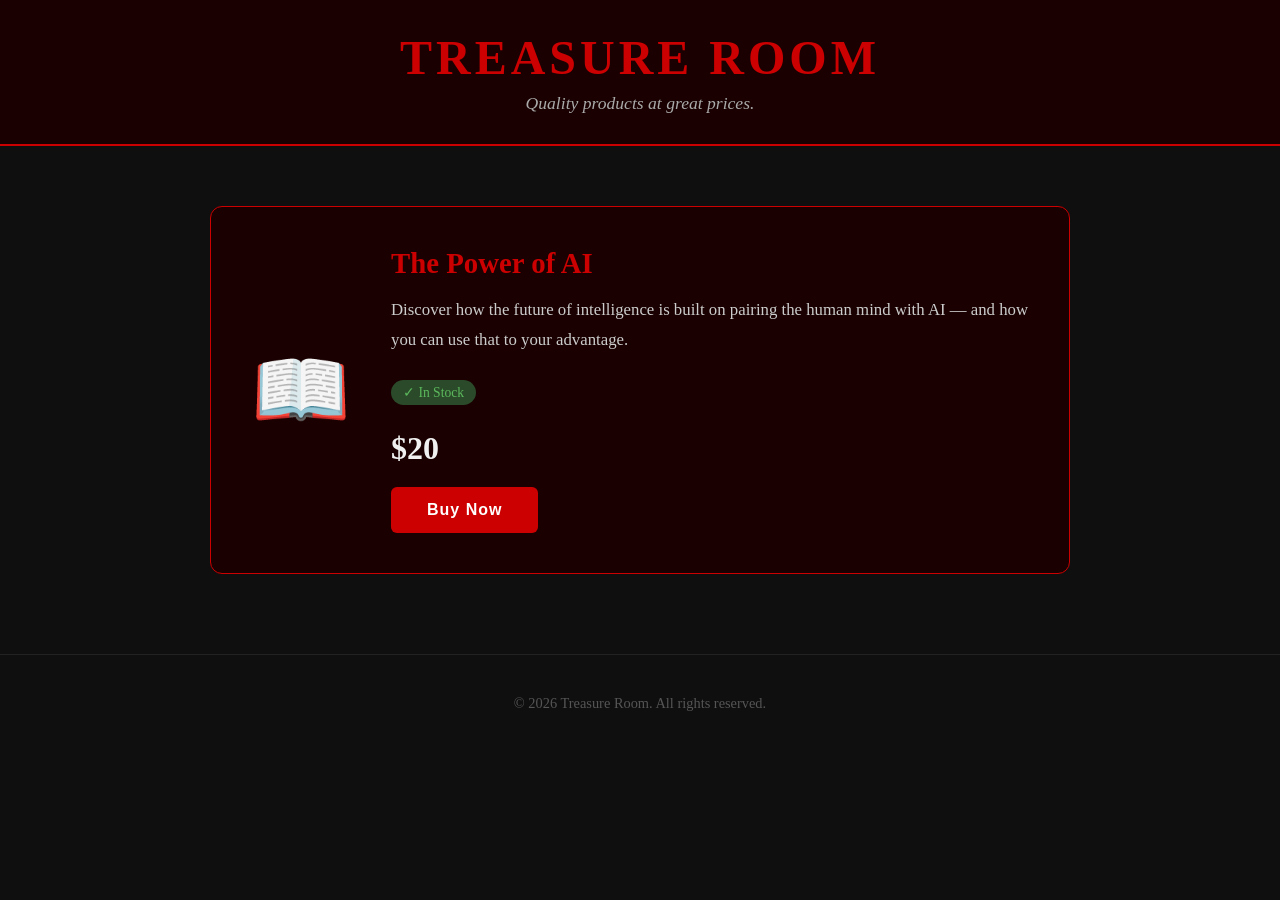
<file: docs/index.html>
<!DOCTYPE html>
<html>

  <head>
    <title>Treasure Room</title>
    <style>

      * {
        margin: 0;
        padding: 0;
        box-sizing: border-box;
      }

      body {
        background-color: #0f0f0f;
        color: #f0f0f0;
        font-family: Georgia, serif;
        min-height: 100vh;
      }

      header {
        background-color: #1a0000;
        border-bottom: 2px solid #cc0000;
        padding: 30px 0;
        text-align: center;
      }

      header h1 {
        font-size: 3em;
        color: #cc0000;
        letter-spacing: 4px;
      }

      header p {
        color: #aaa;
        margin-top: 8px;
        font-style: italic;
        font-size: 1.1em;
      }

      .store {
        max-width: 900px;
        margin: 60px auto;
        padding: 0 20px;
      }

      .product-card {
        background-color: #1a0000;
        border: 1px solid #cc0000;
        border-radius: 12px;
        padding: 40px;
        display: flex;
        gap: 40px;
        align-items: center;
      }

      .product-icon {
        font-size: 5em;
        min-width: 100px;
        text-align: center;
      }

      .product-info h2 {
        font-size: 1.8em;
        color: #cc0000;
        margin-bottom: 15px;
      }

      .product-info p {
        color: #ccc;
        line-height: 1.8;
        font-size: 1.05em;
        margin-bottom: 25px;
      }

      .price {
        font-size: 2em;
        color: #f0f0f0;
        font-weight: bold;
        margin-bottom: 20px;
      }

      .badge {
        display: inline-block;
        background-color: #2a4a2a;
        color: #5cb85c;
        padding: 4px 12px;
        border-radius: 20px;
        font-size: 0.85em;
        margin-bottom: 25px;
      }

      button {
        background-color: #cc0000;
        color: #ffffff;
        border: none;
        padding: 14px 36px;
        font-size: 1em;
        font-weight: bold;
        border-radius: 6px;
        cursor: pointer;
        letter-spacing: 1px;
        transition: background-color 0.2s;
      }

      button:hover {
        background-color: #ff1a1a;
      }

      footer {
        text-align: center;
        padding: 40px;
        color: #555;
        font-size: 0.9em;
        border-top: 1px solid #222;
        margin-top: 80px;
      }

    </style>
  </head>

  <body>

    <header>
      <h1>TREASURE ROOM</h1>
      <p>Quality products at great prices.</p>
    </header>

    <div class="store">
      <div class="product-card">

        <div class="product-icon">📖</div>

        <div class="product-info">
          <h2>The Power of AI</h2>
          <p>Discover how the future of intelligence is built on pairing the human mind with AI — and how you can use that to your advantage.</p>
          <div class="badge">✓ In Stock</div>
          <div class="price">$20</div>
          <button>Buy Now</button>
        </div>

      </div>
    </div>

    <footer>
      &copy; 2026 Treasure Room. All rights reserved.
    </footer>

  </body>

</html>
</file>
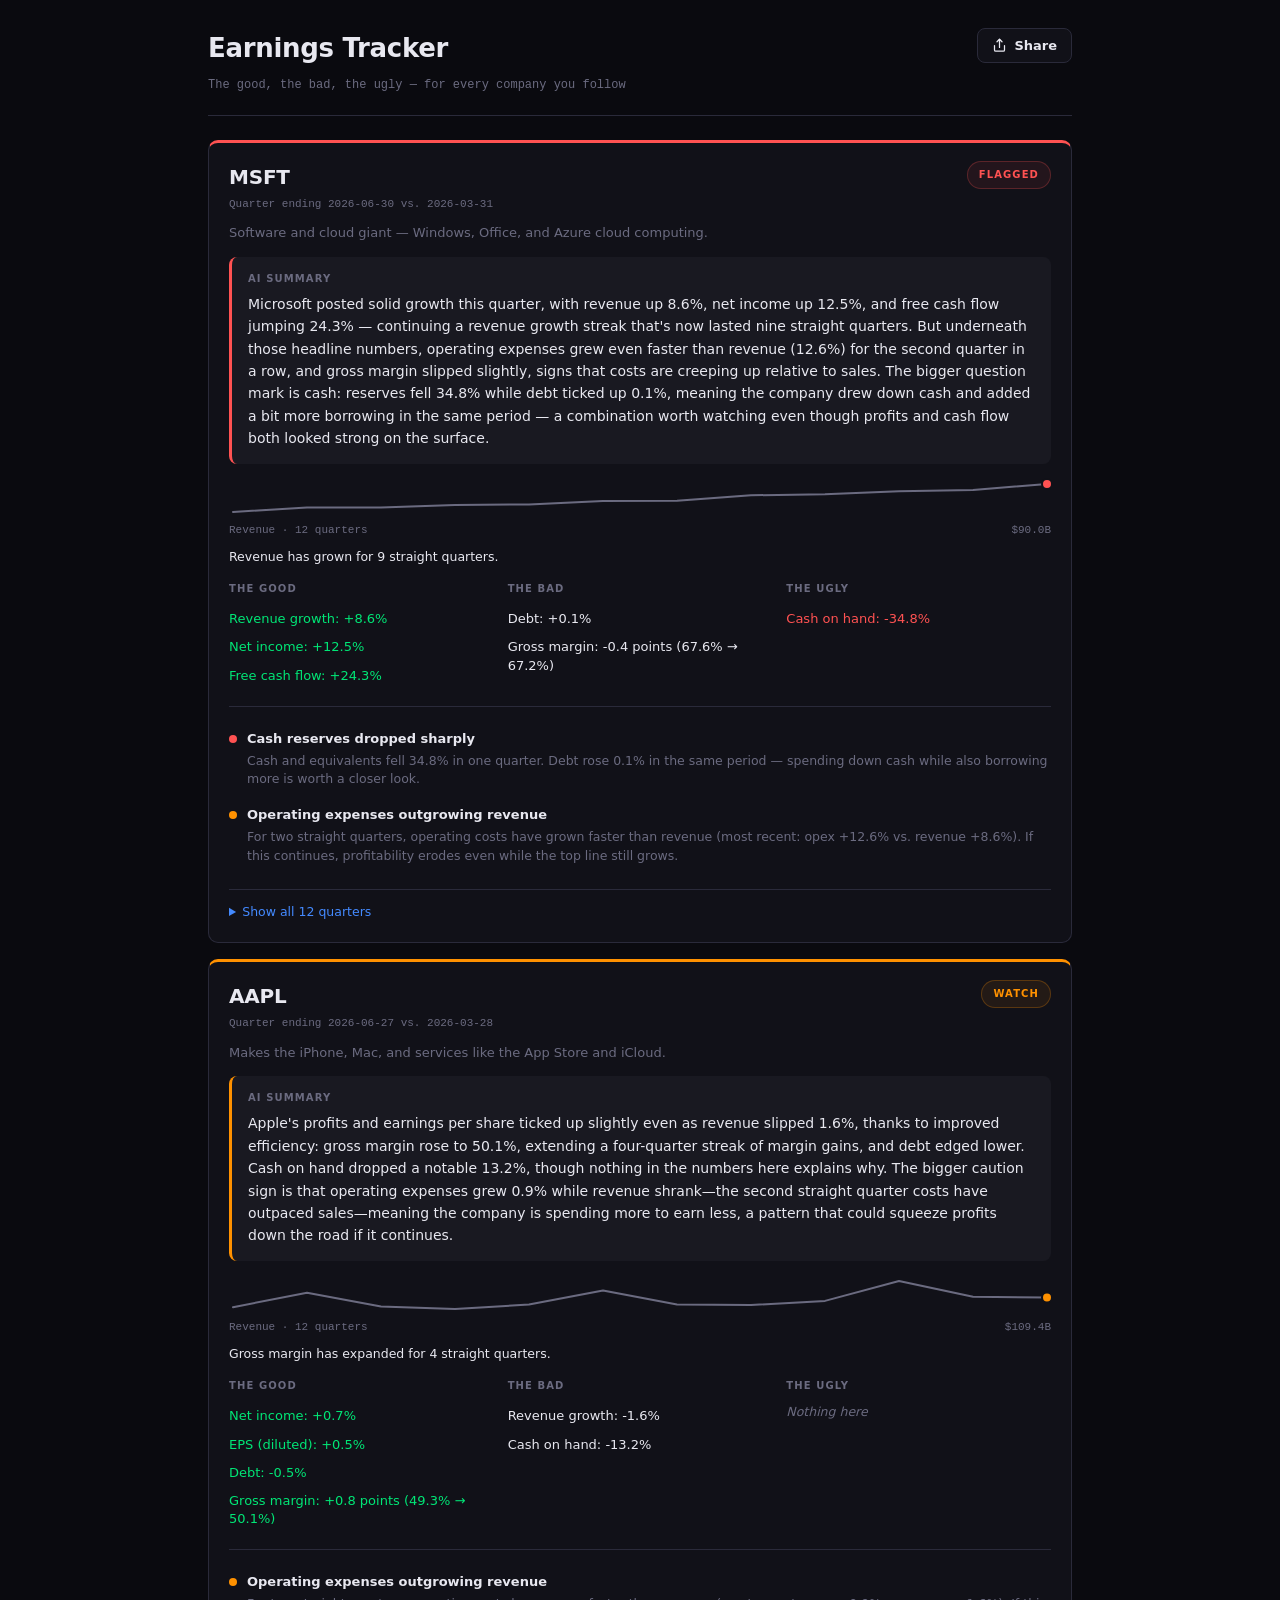
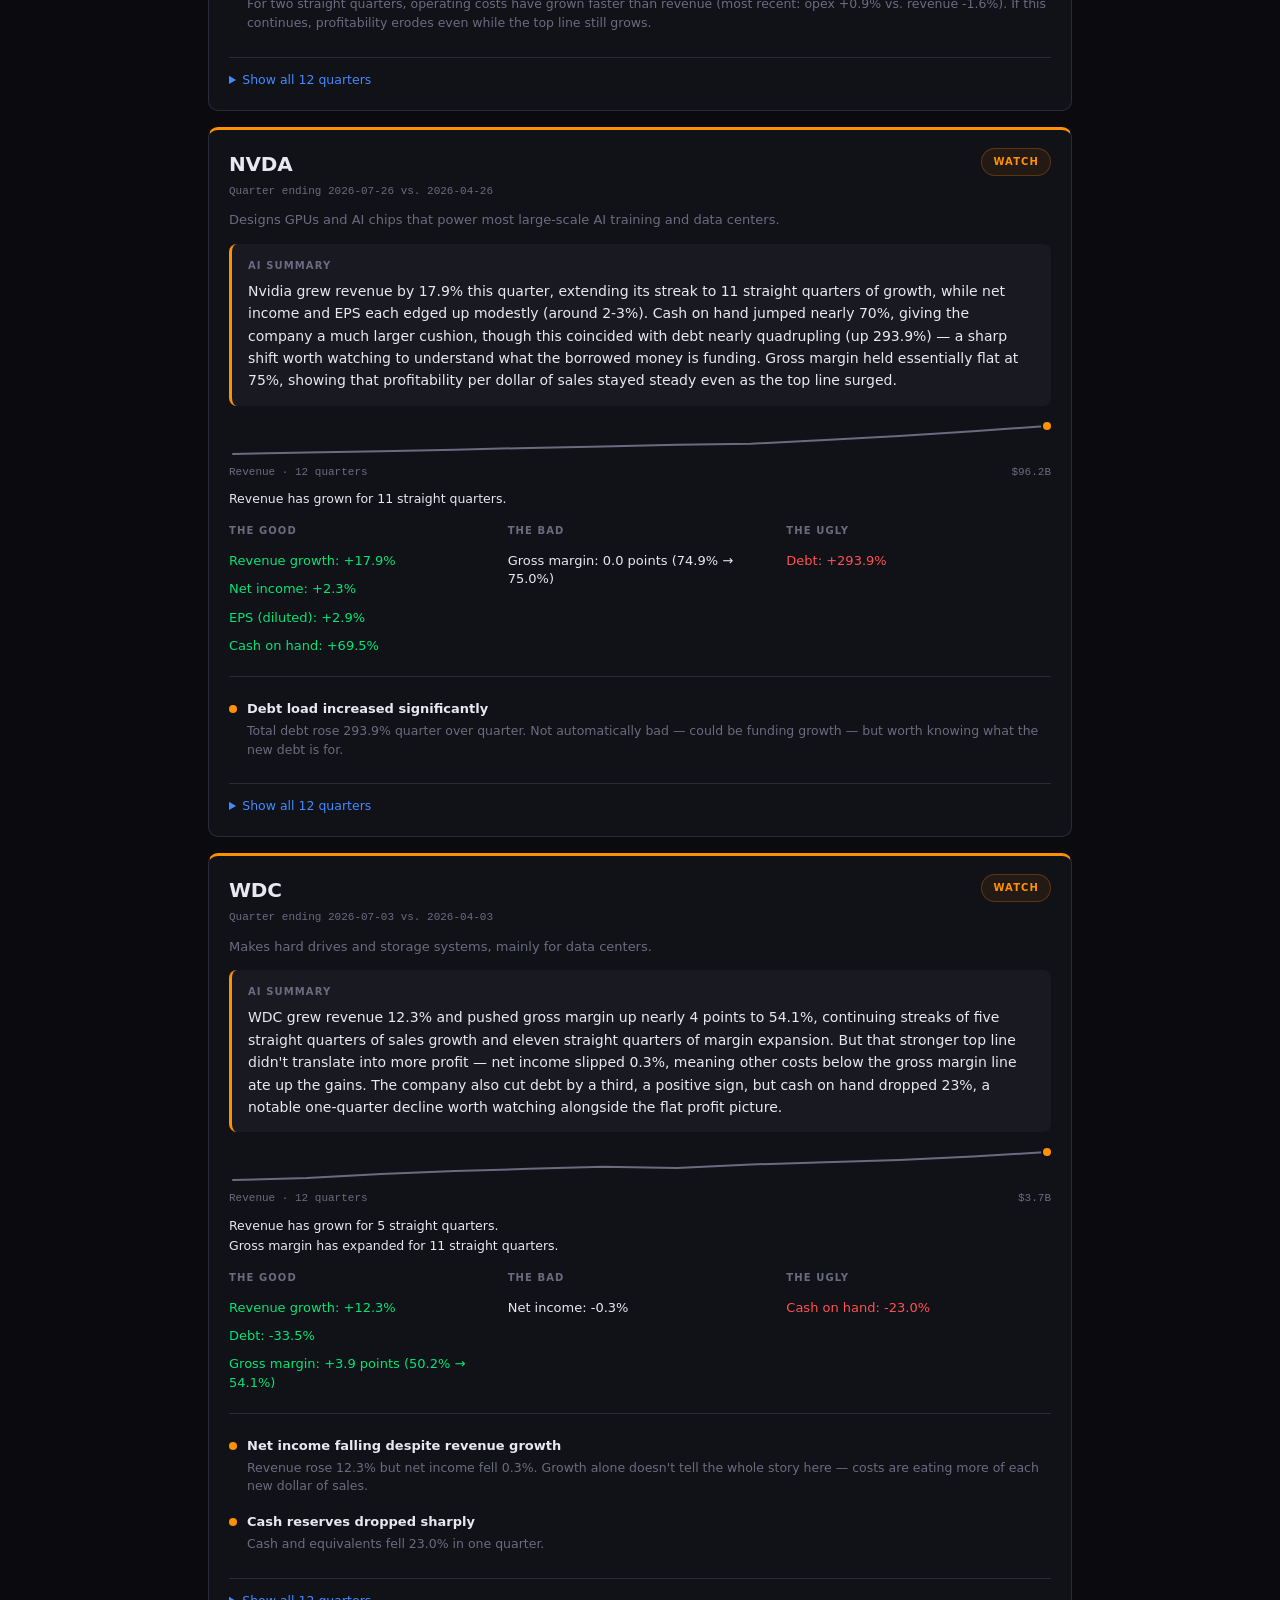
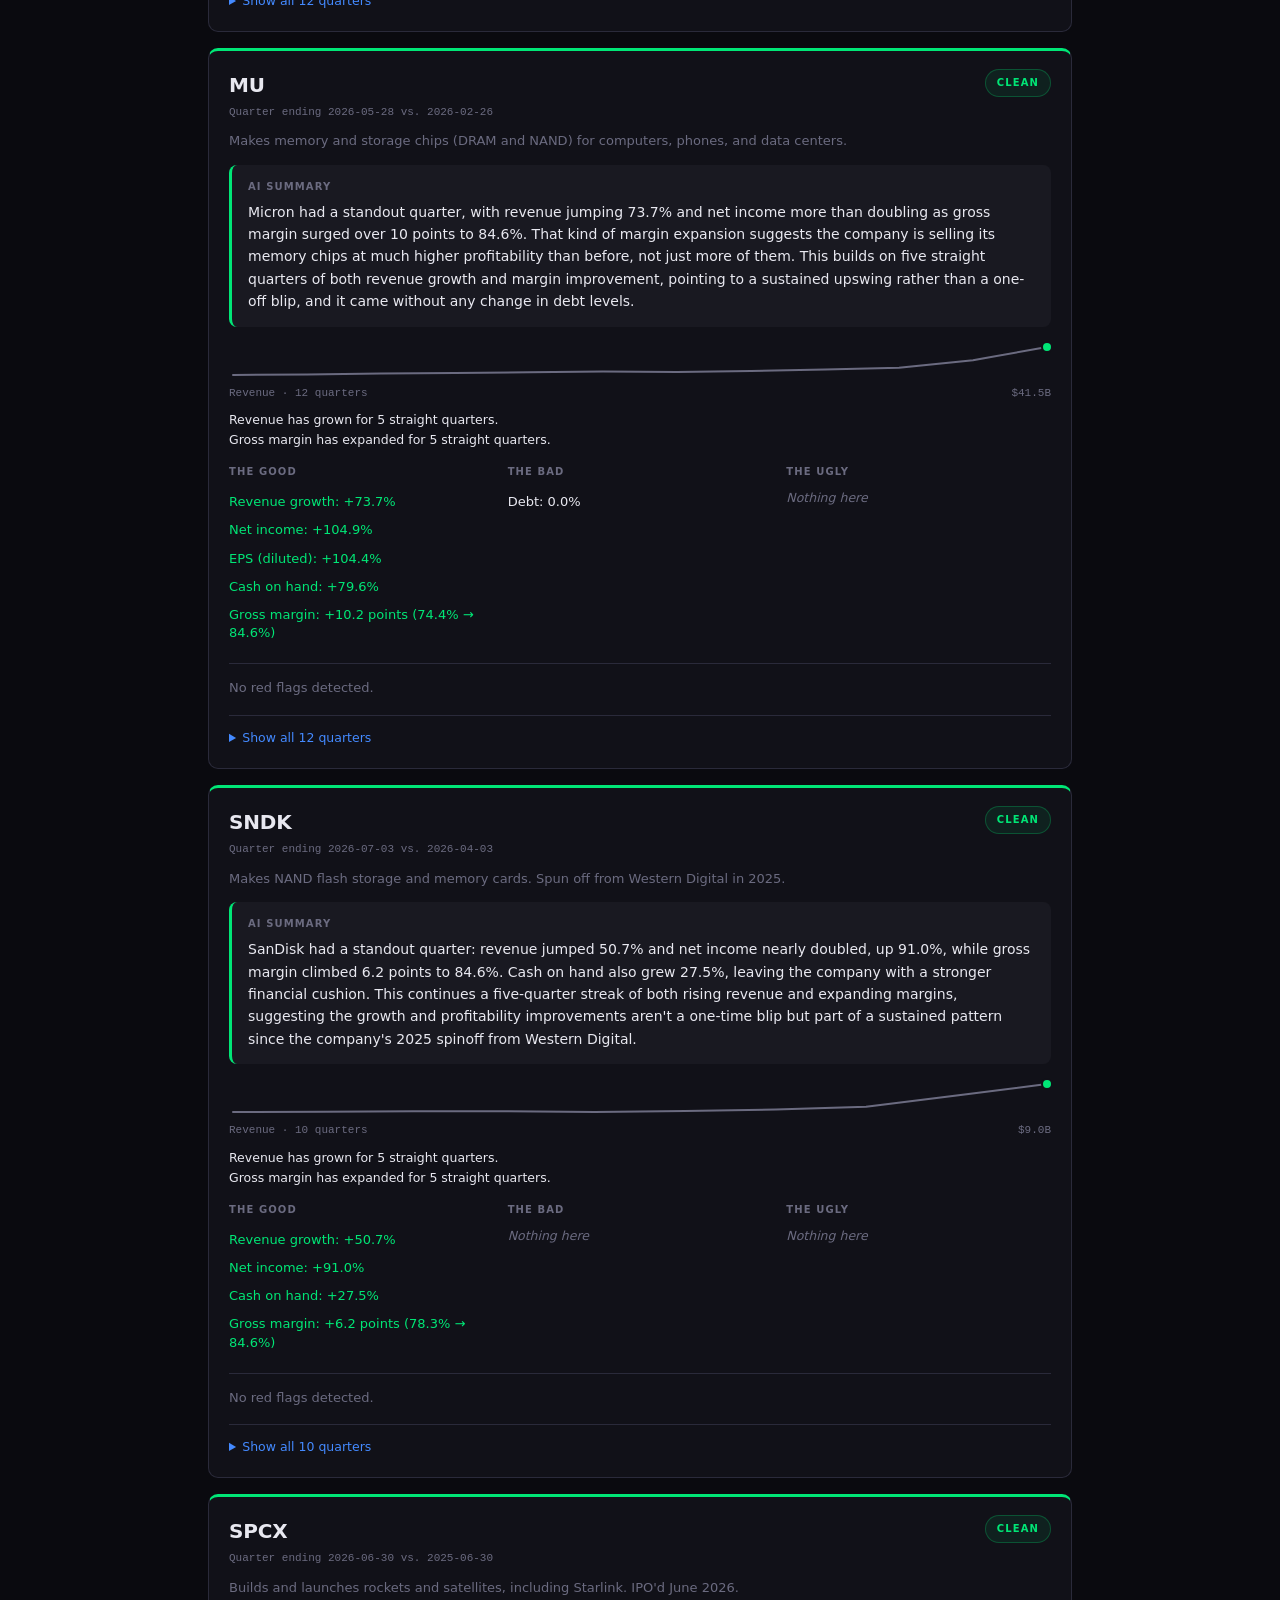
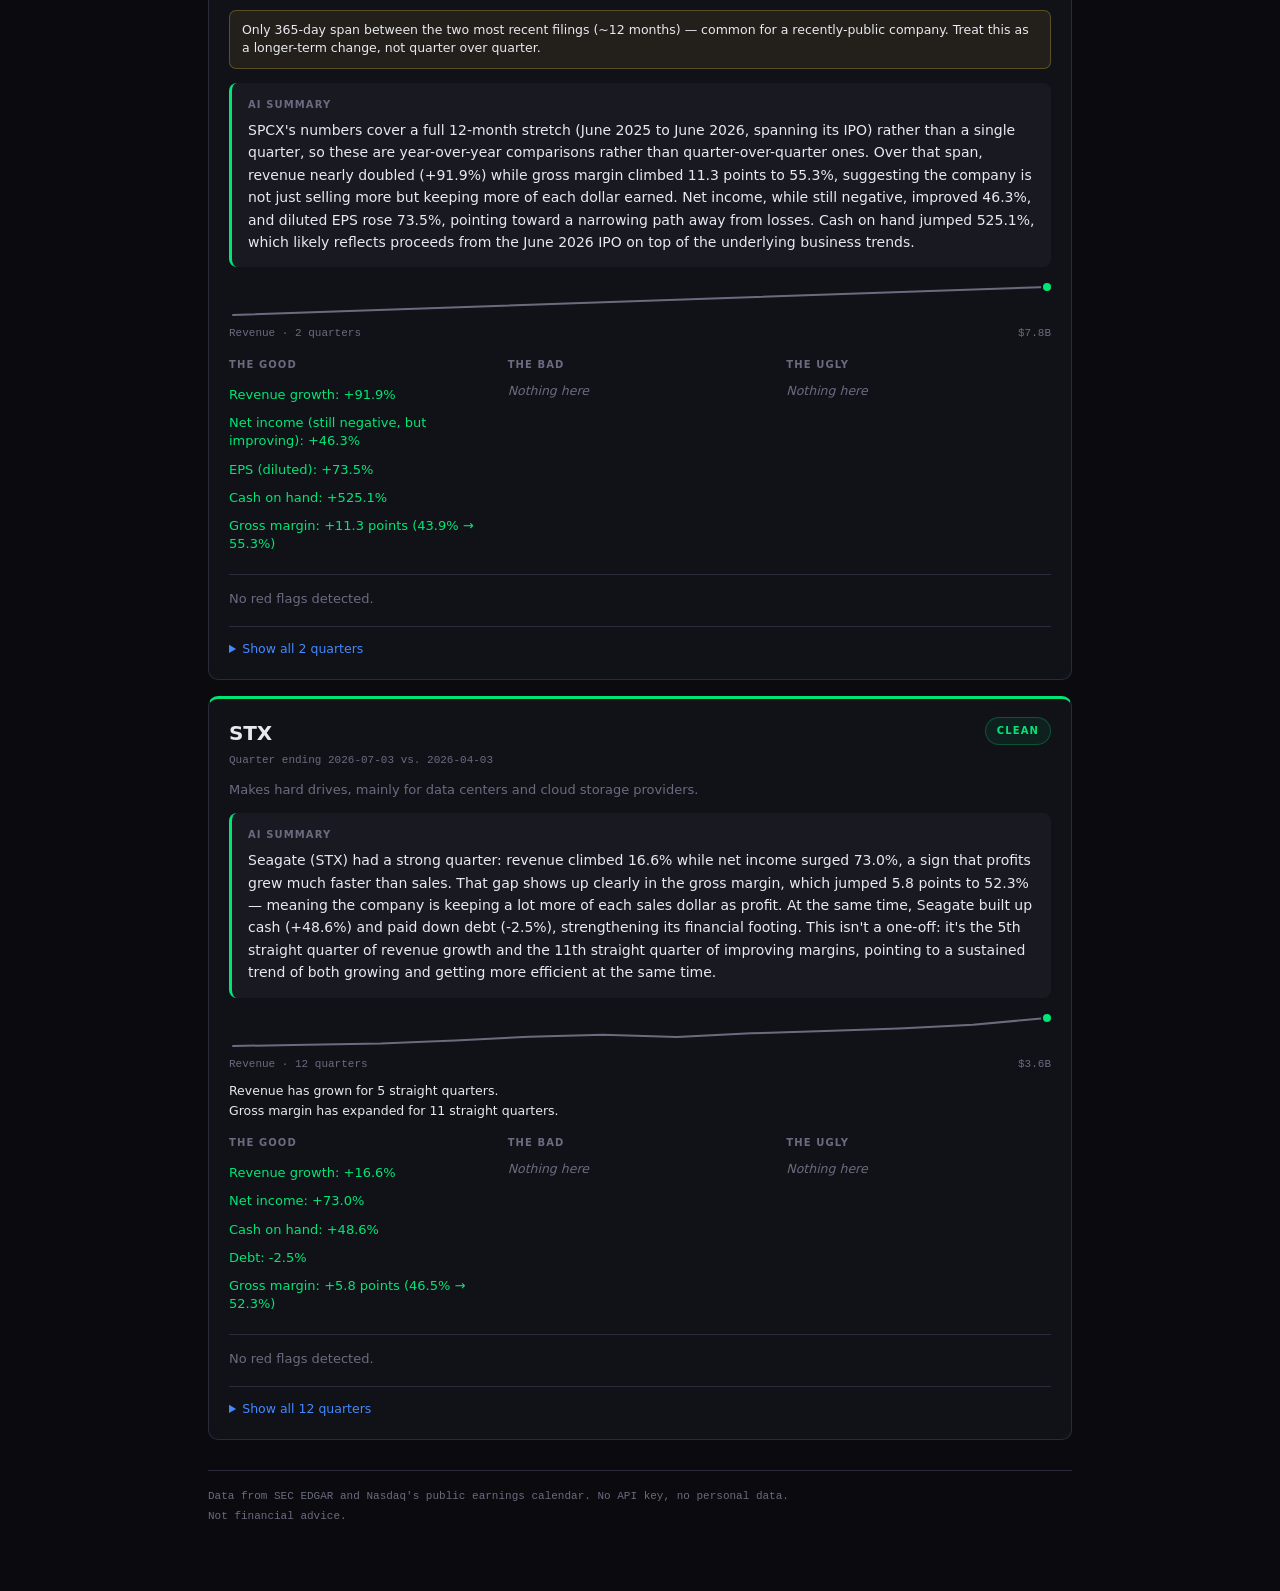
<file: docs/earnings/index.html>
<!doctype html>
<html lang="en">
<head>
<meta charset="utf-8">
<meta name="viewport" content="width=device-width, initial-scale=1">
<title>Earnings Tracker</title>
<link rel="manifest" href="manifest.webmanifest">
<meta name="theme-color" content="#0a0a0f">
<meta name="apple-mobile-web-app-capable" content="yes">
<meta name="apple-mobile-web-app-status-bar-style" content="black-translucent">
<link rel="apple-touch-icon" href="icon-180.png">
<link rel="stylesheet" href="styles.css">
</head>
<body>
<div class="wrap">

  <header class="masthead">
    <div>
      <h1>Earnings Tracker</h1>
      <div class="sub">The good, the bad, the ugly — for every company you follow</div>
    </div>
    <button class="share-btn" id="share" type="button">
      <svg viewBox="0 0 24 24" fill="none" stroke="currentColor" stroke-width="2"
           stroke-linecap="round" stroke-linejoin="round">
        <path d="M4 12v7a2 2 0 0 0 2 2h12a2 2 0 0 0 2-2v-7"/>
        <polyline points="16 6 12 2 8 6"/>
        <line x1="12" y1="2" x2="12" y2="15"/>
      </svg>
      Share
    </button>
  </header>

  <div class="grid" id="grid">
    <div class="error-card">Loading&hellip;</div>
  </div>

  <footer>
    Data from SEC EDGAR and Nasdaq's public earnings calendar. No API key, no personal data.<br>
    Not financial advice.
  </footer>

</div>

<div class="share-toast" id="toast"></div>
<script src="app.js"></script>
</body>
</html>
</file>
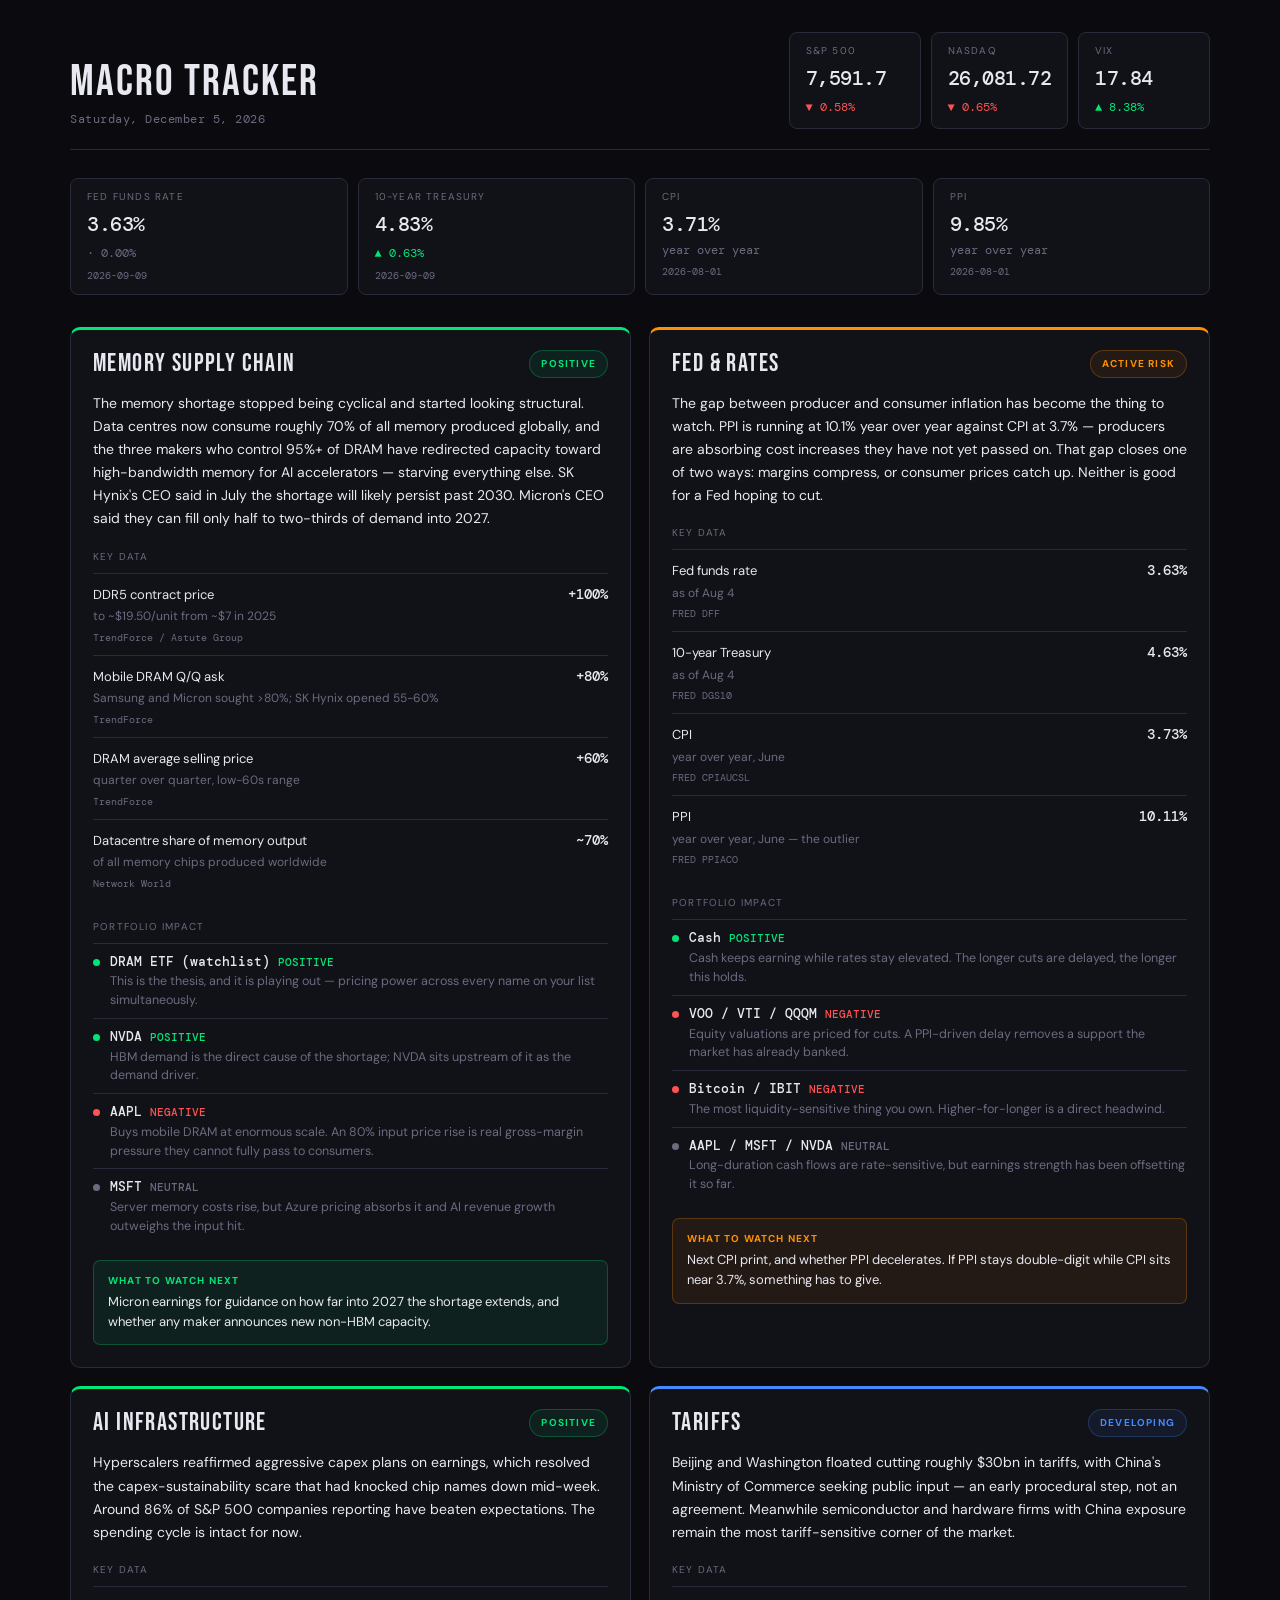
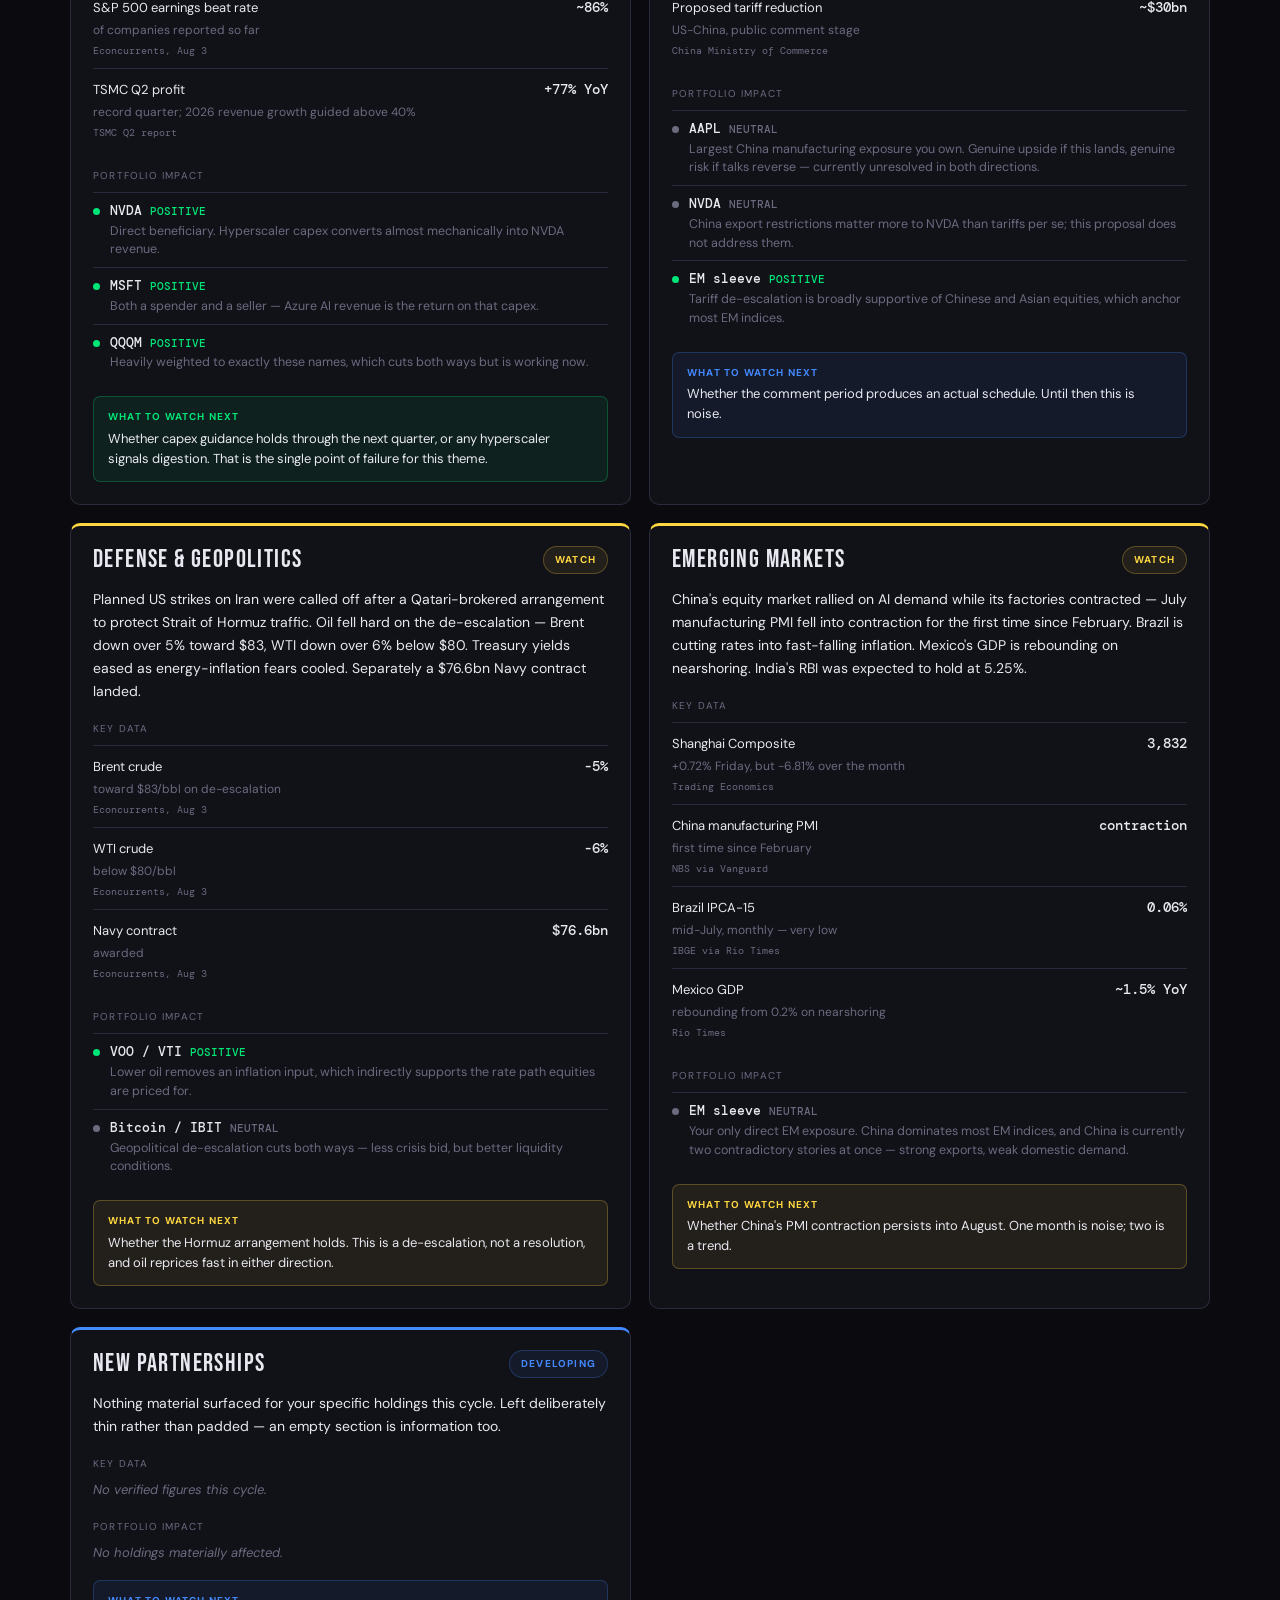
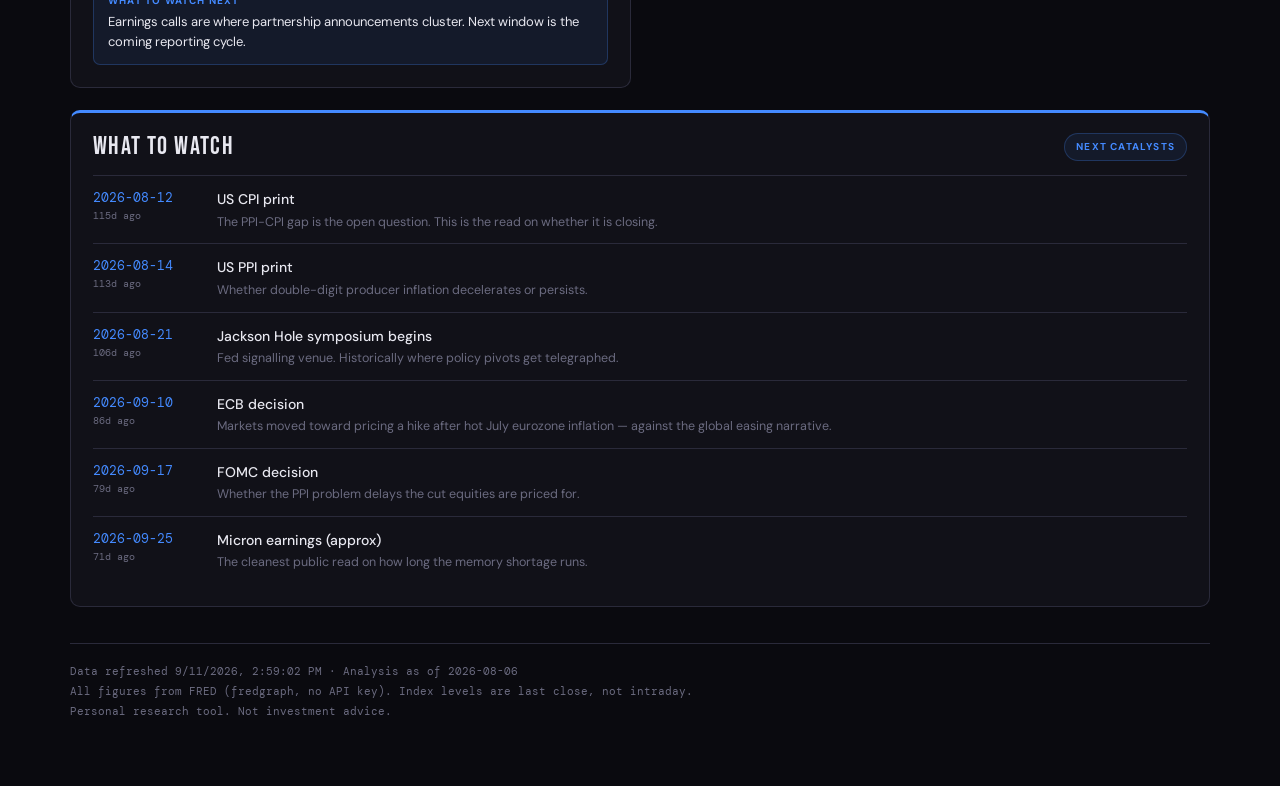
<file: docs/macro/index.html>
<!doctype html>
<html lang="en">
<head>
<meta charset="utf-8">
<meta name="viewport" content="width=device-width, initial-scale=1">
<title>Macro Tracker</title>
<link rel="preconnect" href="https://fonts.googleapis.com">
<link rel="preconnect" href="https://fonts.gstatic.com" crossorigin>
<link href="https://fonts.googleapis.com/css2?family=Bebas+Neue&family=DM+Mono:wght@400;500&family=DM+Sans:wght@400;500;700&display=swap" rel="stylesheet">
<link rel="stylesheet" href="styles.css">
<link rel="manifest" href="manifest.webmanifest">
<meta name="theme-color" content="#0a0a0f">
<meta name="apple-mobile-web-app-capable" content="yes">
<meta name="apple-mobile-web-app-status-bar-style" content="black-translucent">
<link rel="apple-touch-icon" href="icon-180.png">
</head>
<body>
<div class="wrap">

  <header class="masthead">
    <div>
      <h1>Macro Tracker</h1>
      <div class="date" id="today"></div>
    </div>
    <div class="snapshot" id="snapshot"></div>
  </header>

  <div class="strip" id="strip"></div>
  <div id="errors"></div>

  <div class="grid" id="grid"></div>
  <div id="catalysts"></div>

  <footer>
    <span id="stamp"></span><br>
    All figures from FRED (fredgraph, no API key). Index levels are last close, not intraday.<br>
    Personal research tool. Not investment advice.
  </footer>

</div>

<!-- Generated by scripts/refresh.py. A script tag rather than fetch() so the
     page works when opened directly from disk — browsers block fetch on file://. -->
<script src="boot.js"></script>
</body>
</html>
</file>
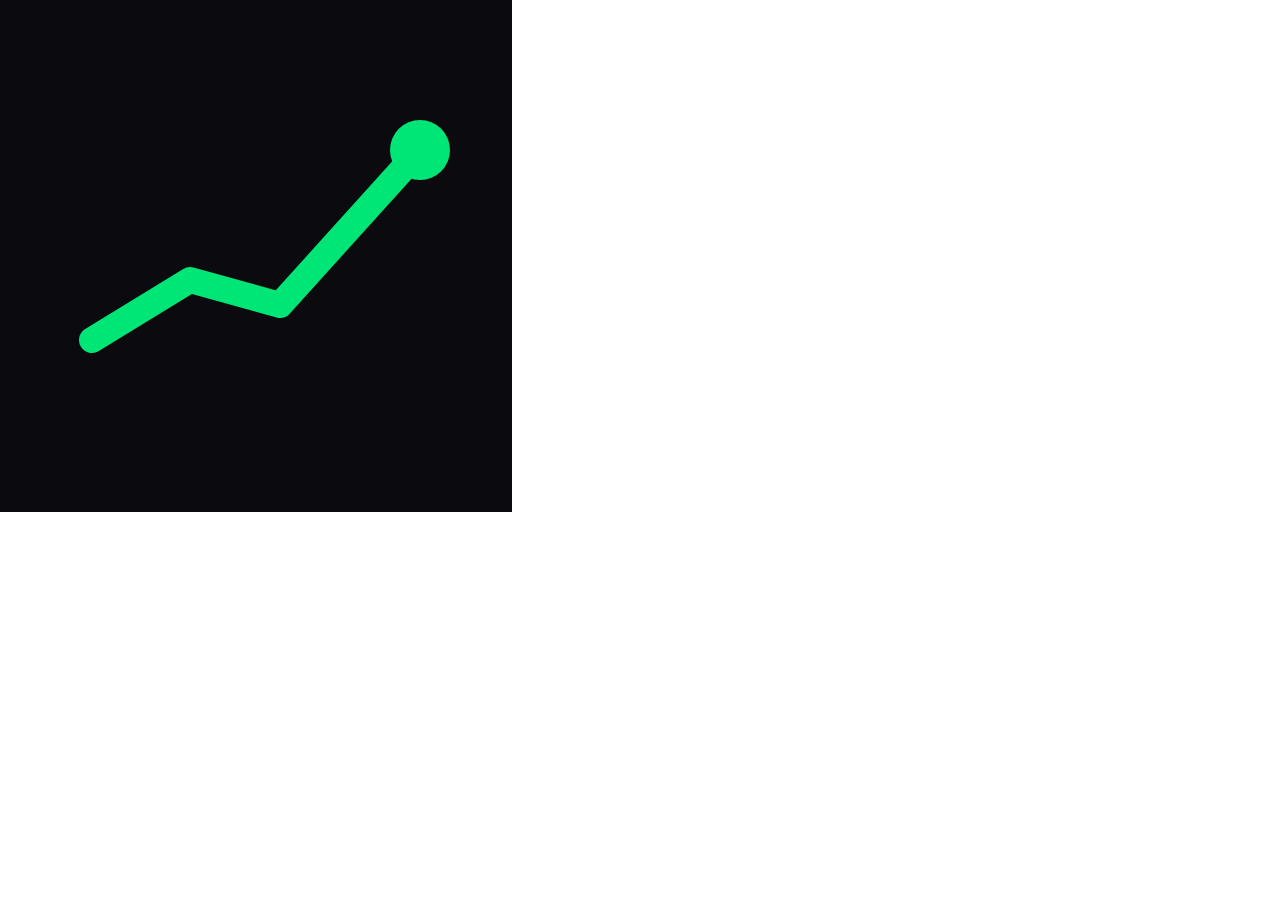
<file: docs/earnings/icon-source.html>
<!doctype html>
<meta charset="utf-8">
<style>
  html, body { margin: 0; padding: 0; background: transparent; }
  svg { display: block; }
</style>
<body>
<!--
  App icon design, kept intentionally simple:
    - Full-bleed dark background matching the app's own --bg (#0a0a0f) and
      the manifest's theme_color, so the icon visually continues into the
      app when it launches rather than flashing a mismatched color.
    - A single upward sparkline with an endpoint dot — this is the exact
      motif already used on every card in the app (revenue trend, endpoint
      marked in the status color), so the icon is a real visual quote of
      the app's own content rather than an unrelated generic mark.
    - No text: illegible at 29-60px icon sizes, and the OS already prints
      the app name underneath the icon.
    - ~18% margin on all sides — iOS applies its own rounded-square mask
      automatically, and a design that runs edge-to-edge gets clipped by it.
-->
<svg viewBox="0 0 512 512" width="512" height="512" xmlns="http://www.w3.org/2000/svg">
  <rect width="512" height="512" fill="#0a0a0f"/>
  <path d="M 92 340 L 190 280 L 280 305 L 420 150"
        fill="none" stroke="#00e676" stroke-width="26"
        stroke-linecap="round" stroke-linejoin="round"/>
  <circle cx="420" cy="150" r="30" fill="#00e676"/>
</svg>
</body>
</file>
<file: docs/earnings/styles.css>
/* Same design tokens as the macro tracker, so the two apps read as one
   family rather than two unrelated things. */
:root {
  --bg:      #0a0a0f;
  --card:    #111118;
  --border:  #2a2a3a;
  --text:    #e8e8f0;
  --muted:   #6b6b80;

  --green:   #00e676;
  --yellow:  #ffd740;
  --red:     #ff5252;
  --orange:  #ff9100;
  --blue:    #448aff;

  --body: system-ui, -apple-system, 'Segoe UI', Roboto, sans-serif;
  --mono: ui-monospace, SFMono-Regular, 'SF Mono', Menlo, Consolas, monospace;
}

* { box-sizing: border-box; }

body {
  margin: 0;
  background: var(--bg);
  color: var(--text);
  font-family: var(--body);
  font-size: 15px;
  line-height: 1.6;
  -webkit-font-smoothing: antialiased;
}

.wrap { max-width: 900px; margin: 0 auto; padding: 28px 18px 64px; }

/* ── header ─────────────────────────────────────────────────────────── */
.masthead {
  display: flex; flex-wrap: wrap; align-items: flex-start;
  justify-content: space-between; gap: 16px;
  border-bottom: 1px solid var(--border);
  padding-bottom: 20px; margin-bottom: 24px;
}
.masthead h1 {
  font-size: 26px; font-weight: 700; letter-spacing: -0.3px; margin: 0;
}
.masthead .sub {
  font-family: var(--mono); font-size: 12px; color: var(--muted); margin-top: 6px;
}

.share-btn {
  display: inline-flex; align-items: center; gap: 7px;
  background: var(--card); border: 1px solid var(--border); color: var(--text);
  font-family: var(--body); font-size: 13px; font-weight: 600;
  padding: 9px 14px; border-radius: 8px; cursor: pointer;
  white-space: nowrap;
}
.share-btn:hover { border-color: var(--blue); }
.share-btn:focus-visible { outline: 2px solid var(--blue); outline-offset: 2px; }
.share-btn svg { width: 15px; height: 15px; flex: 0 0 auto; }
.share-toast {
  position: fixed; bottom: 24px; left: 50%; transform: translateX(-50%) translateY(10px);
  background: var(--card); border: 1px solid var(--border); color: var(--text);
  font-size: 13px; padding: 10px 16px; border-radius: 8px;
  opacity: 0; transition: opacity 0.2s ease, transform 0.2s ease; pointer-events: none;
}
.share-toast.show { opacity: 1; transform: translateX(-50%) translateY(0); }

/* ── company cards ──────────────────────────────────────────────────── */
.grid { display: flex; flex-direction: column; gap: 16px; }

.card {
  background: var(--card);
  border: 1px solid var(--border);
  border-top: 3px solid var(--s, var(--border));
  border-radius: 10px;
  padding: 18px 20px 20px;
}
.card-head {
  display: flex; align-items: flex-start; justify-content: space-between;
  gap: 12px; margin-bottom: 4px;
}
.card h2 {
  font-size: 20px; font-weight: 700; margin: 0; letter-spacing: -0.2px;
}
.card .period {
  font-family: var(--mono); font-size: 11px; color: var(--muted); margin-top: 3px;
}
.card .desc {
  font-size: 13px; color: var(--muted); margin-top: 10px; line-height: 1.5;
}

.badge {
  font-size: 10px; font-weight: 700; text-transform: uppercase; letter-spacing: 1.1px;
  padding: 5px 11px; border-radius: 20px; white-space: nowrap; color: var(--s);
  background: color-mix(in srgb, var(--s) 8%, transparent);
  border: 1px solid color-mix(in srgb, var(--s) 25%, transparent);
}

.gap-note {
  margin: 12px 0; padding: 10px 12px; border-radius: 7px;
  background: color-mix(in srgb, var(--yellow) 8%, transparent);
  border: 1px solid color-mix(in srgb, var(--yellow) 25%, transparent);
  font-size: 12.5px; color: var(--text); line-height: 1.5;
}

.story {
  margin-top: 14px; padding: 14px 16px; border-radius: 8px;
  background: color-mix(in srgb, var(--text) 4%, transparent);
  border-left: 3px solid var(--s);
  font-size: 14px; line-height: 1.6; color: var(--text);
}
.story-label {
  font-size: 10px; font-weight: 700; text-transform: uppercase; letter-spacing: 1.1px;
  color: var(--muted); margin-bottom: 6px;
}

.spark-wrap { margin-top: 14px; }
.spark { width: 100%; height: 40px; line-height: 0; }
.spark-caption {
  display: flex; justify-content: space-between;
  font-family: var(--mono); font-size: 11px; color: var(--muted); margin-top: 4px;
}

.streaks {
  margin-top: 8px; font-size: 12.5px; color: var(--text); line-height: 1.6;
}

.qtable { margin-top: 16px; border-top: 1px solid var(--border); padding-top: 12px; }
.qtable summary {
  font-size: 12.5px; color: var(--blue); cursor: pointer; user-select: none;
}
.qtable summary:hover { text-decoration: underline; }
.qtable table {
  width: 100%; border-collapse: collapse; margin-top: 10px;
  font-family: var(--mono); font-size: 12px; font-variant-numeric: tabular-nums;
}
.qtable th, .qtable td { padding: 6px 8px; text-align: left; }
.qtable th {
  color: var(--muted); font-weight: 500; text-transform: uppercase;
  letter-spacing: 0.5px; font-size: 10px; border-bottom: 1px solid var(--border);
}
.qtable td { border-bottom: 1px solid color-mix(in srgb, var(--border) 60%, transparent); }
.qtable .num { text-align: right; }

.cols { display: grid; grid-template-columns: 1fr 1fr 1fr; gap: 14px; margin-top: 14px; }
@media (max-width: 640px) { .cols { grid-template-columns: 1fr; } }

.col-lbl {
  font-size: 10px; font-weight: 700; text-transform: uppercase; letter-spacing: 1.1px;
  color: var(--muted); margin-bottom: 8px;
}
.metric-line { font-size: 13px; padding: 5px 0; line-height: 1.4; }
.metric-line.good { color: var(--green); }
.metric-line.bad { color: var(--text); }
.metric-line.ugly { color: var(--red); }
.metric-empty { font-size: 12.5px; color: var(--muted); font-style: italic; }

.flags { margin-top: 16px; border-top: 1px solid var(--border); padding-top: 14px; }
.flag {
  display: flex; gap: 10px; padding: 8px 0;
}
.flag-dot { width: 8px; height: 8px; border-radius: 50%; margin-top: 6px; flex: 0 0 auto; }
.flag-title { font-size: 13px; font-weight: 600; }
.flag-detail { font-size: 12.5px; color: var(--muted); line-height: 1.5; margin-top: 2px; }
.no-flags { font-size: 13px; color: var(--muted); }

.reaction {
  margin-top: 14px; padding-top: 12px; border-top: 1px solid var(--border);
  font-family: var(--mono); font-size: 12px; color: var(--muted);
}

.error-card { color: var(--muted); font-size: 13px; }

footer {
  margin-top: 30px; padding-top: 16px; border-top: 1px solid var(--border);
  font-size: 11px; color: var(--muted); line-height: 1.8; font-family: var(--mono);
}
</file>
<file: docs/macro/styles.css>
/* Macro Tracker — design tokens as specified.
   Status colors carry meaning, so they are never used decoratively. */
:root {
  --bg:      #0a0a0f;
  --card:    #111118;
  --border:  #2a2a3a;
  --text:    #e8e8f0;
  --muted:   #6b6b80;

  --green:   #00e676;
  --yellow:  #ffd740;
  --red:     #ff5252;
  --orange:  #ff9100;
  --blue:    #448aff;

  --head: 'Bebas Neue', system-ui, sans-serif;
  --body: 'DM Sans', system-ui, sans-serif;
  --mono: 'DM Mono', ui-monospace, monospace;
}

* { box-sizing: border-box; }

body {
  margin: 0;
  background: var(--bg);
  color: var(--text);
  font-family: var(--body);
  font-size: 15px;
  line-height: 1.6;
  -webkit-font-smoothing: antialiased;
}

.wrap { max-width: 1180px; margin: 0 auto; padding: 32px 20px 64px; }

/* ── header ─────────────────────────────────────────────────────────── */
.masthead {
  display: flex; flex-wrap: wrap; align-items: flex-end;
  justify-content: space-between; gap: 20px;
  border-bottom: 1px solid var(--border);
  padding-bottom: 20px; margin-bottom: 28px;
}
.masthead h1 {
  font-family: var(--head); font-size: 44px; font-weight: 400;
  letter-spacing: 2px; margin: 0; line-height: 1;
}
.masthead .date {
  font-family: var(--mono); font-size: 12px; color: var(--muted);
  margin-top: 6px; letter-spacing: 0.5px;
}

.snapshot { display: flex; gap: 10px; flex-wrap: wrap; }
.tick {
  background: var(--card); border: 1px solid var(--border);
  border-radius: 8px; padding: 10px 16px; min-width: 132px;
}
.tick .k {
  font-family: var(--body); font-size: 10px; color: var(--muted);
  text-transform: uppercase; letter-spacing: 1.2px;
}
.tick .v {
  font-family: var(--mono); font-size: 20px; font-weight: 500;
  margin-top: 3px; letter-spacing: -0.5px;
}
.tick .d { font-family: var(--mono); font-size: 12px; margin-top: 1px; }
.up   { color: var(--green); }
.down { color: var(--red); }
.flat { color: var(--muted); }

/* ── macro strip ────────────────────────────────────────────────────── */
.strip {
  display: grid; grid-template-columns: repeat(auto-fit, minmax(180px, 1fr));
  gap: 10px; margin-bottom: 32px;
}
.strip .tick { min-width: 0; }
.tick .asof {
  font-family: var(--mono); font-size: 10px; color: var(--muted); margin-top: 4px;
}

/* ── theme cards ────────────────────────────────────────────────────── */
.grid {
  display: grid; grid-template-columns: repeat(auto-fit, minmax(400px, 1fr));
  gap: 18px;
}
@media (max-width: 560px) { .grid { grid-template-columns: 1fr; } }

.card {
  background: var(--card);
  border: 1px solid var(--border);
  border-top: 3px solid var(--s, var(--border));
  border-radius: 10px;
  padding: 20px 22px 22px;
}
.card h2 {
  font-family: var(--head); font-size: 25px; font-weight: 400;
  letter-spacing: 1.4px; margin: 0; line-height: 1.1;
}
.card-head {
  display: flex; align-items: flex-start; justify-content: space-between;
  gap: 12px; margin-bottom: 14px;
}

.badge {
  font-family: var(--body); font-size: 10px; font-weight: 700;
  text-transform: uppercase; letter-spacing: 1.2px;
  padding: 5px 11px; border-radius: 20px; white-space: nowrap;
  color: var(--s);
  background: color-mix(in srgb, var(--s) 8%, transparent);
  border: 1px solid color-mix(in srgb, var(--s) 25%, transparent);
}

.lbl {
  font-family: var(--body); font-size: 10px; color: var(--muted);
  text-transform: uppercase; letter-spacing: 1.2px;
  margin: 18px 0 8px;
}
.changed { font-size: 14px; line-height: 1.65; }

/* data points */
.dp { border-top: 1px solid var(--border); padding: 9px 0; }
.dp:last-child { padding-bottom: 0; }
.dp-row { display: flex; justify-content: space-between; gap: 14px; align-items: baseline; }
.dp-k { font-size: 13px; color: var(--text); }
.dp-v { font-family: var(--mono); font-size: 14px; font-weight: 500; white-space: nowrap; }
.dp-d { font-size: 12px; color: var(--muted); margin-top: 2px; }
.dp-s { font-family: var(--mono); font-size: 10px; color: var(--muted); margin-top: 3px; }

/* portfolio impact */
.pi { display: flex; gap: 10px; padding: 8px 0; border-top: 1px solid var(--border); }
.pi-dot { width: 7px; height: 7px; border-radius: 50%; margin-top: 7px; flex: 0 0 auto; }
.pi-h { font-family: var(--mono); font-size: 13px; font-weight: 500; }
.pi-r { font-size: 12.5px; color: var(--muted); line-height: 1.5; }

.watch {
  margin-top: 16px; padding: 12px 14px; border-radius: 7px;
  background: color-mix(in srgb, var(--s) 8%, transparent);
  border: 1px solid color-mix(in srgb, var(--s) 25%, transparent);
  font-size: 13px; line-height: 1.55;
}
.watch b {
  font-family: var(--body); font-size: 10px; letter-spacing: 1.2px;
  text-transform: uppercase; color: var(--s); display: block; margin-bottom: 4px;
}

.empty { color: var(--muted); font-size: 13px; font-style: italic; }

/* ── catalysts ──────────────────────────────────────────────────────── */
.cat { margin-top: 22px; --s: var(--blue); }
.cat-row {
  display: grid; grid-template-columns: 108px 1fr; gap: 16px;
  padding: 12px 0; border-top: 1px solid var(--border); align-items: start;
}
@media (max-width: 560px) { .cat-row { grid-template-columns: 1fr; gap: 3px; } }
.cat-d { font-family: var(--mono); font-size: 12.5px; color: var(--blue); }
.cat-l { font-size: 14px; font-weight: 500; }
.cat-w { font-size: 12.5px; color: var(--muted); line-height: 1.5; margin-top: 2px; }
.days {
  font-family: var(--mono); font-size: 10px; color: var(--muted); display: block;
}

footer {
  margin-top: 36px; padding-top: 18px; border-top: 1px solid var(--border);
  font-family: var(--mono); font-size: 11px; color: var(--muted); line-height: 1.8;
}
.err {
  --s: var(--red); margin-bottom: 20px; padding: 12px 14px; border-radius: 7px;
  background: color-mix(in srgb, var(--red) 8%, transparent);
  border: 1px solid color-mix(in srgb, var(--red) 25%, transparent);
  font-family: var(--mono); font-size: 12px; color: var(--red);
}
</file>
